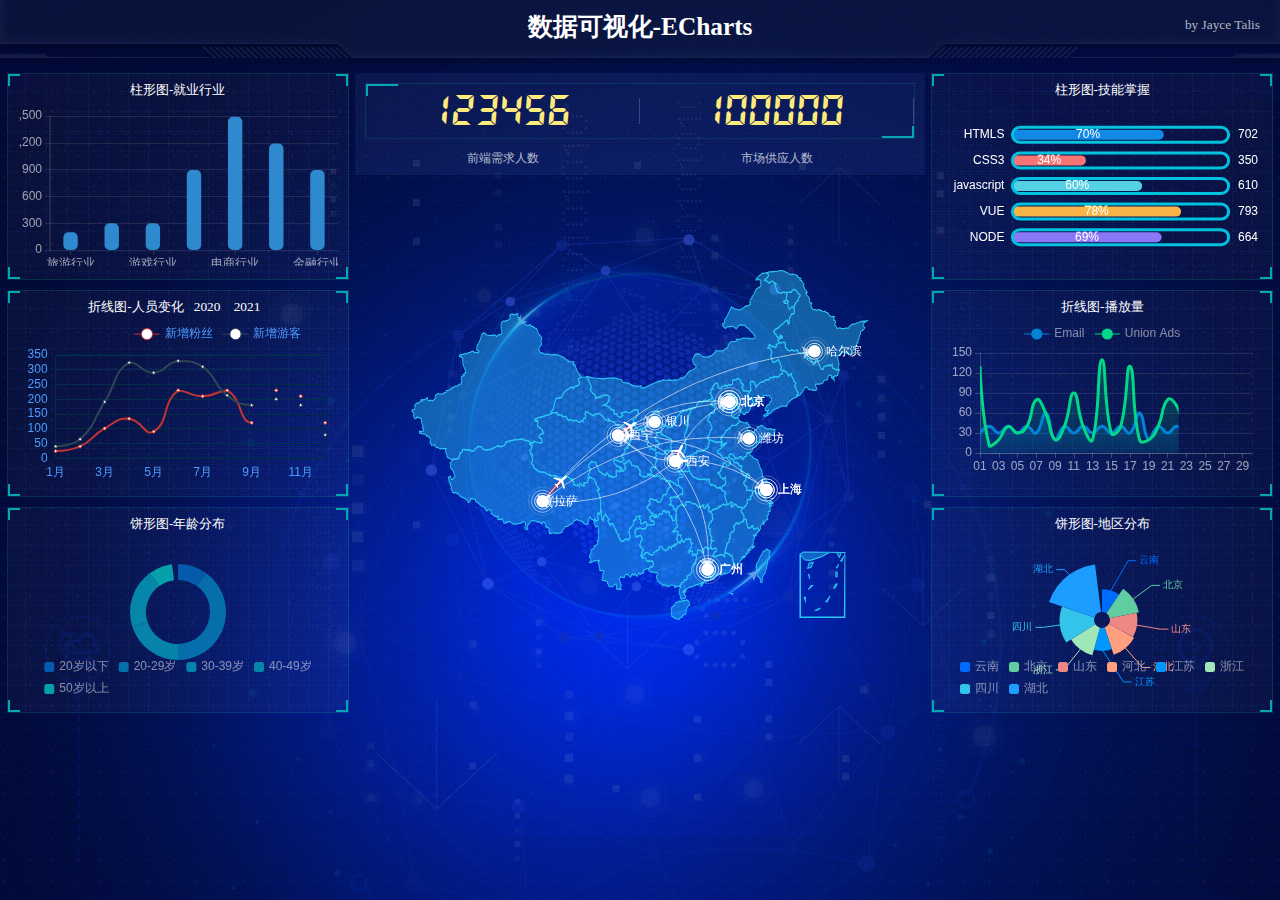
<file: demo/index.html>
<!DOCTYPE html>
<html lang="en">
    <head>
        <meta charset="UTF-8" />
        <meta name="viewport" content="width=device-width, initial-scale=1.0" />
        <title>数据可视化</title>
        <link rel="stylesheet" href="css/index.css" />
    </head>
    <body>
        <!-- 头部的盒子 -->
        <header>
            <h1>数据可视化-ECharts</h1>
            <div class="showTime"></div>
            <div class="author">by Jayce Talis</div>
            <script>
                var t = null;
                t = setTimeout(time, 1000);//開始运行
                function time() {
                    clearTimeout(t);//清除定时器
                    dt = new Date();
                    var y = dt.getFullYear();
                    var mt = dt.getMonth() + 1;
                    var day = dt.getDate();
                    var h = dt.getHours();//获取时
                    var m = dt.getMinutes();//获取分
                    var s = dt.getSeconds();//获取秒
                    document.querySelector(".showTime").innerHTML = '当前时间：' + y + "年" + mt + "月" + day + "-" + h + "时" + m + "分" + s + "秒";
                    t = setTimeout(time, 1000); //设定定时器，循环运行     
                }
            </script>
        </header>

        <!-- 页面主体部分 -->
        <section class="mainbox">
            <div class="column">
                <div class="panel bar">
                    <h2>柱形图-就业行业</h2>
                    <div class="chart"></div>
                    <div class="panel-footer"></div>
                </div>
                <div class="panel line">
                    <h2>折线图-人员变化 <a href="javascript:;">2020</a><a href="javascript:;">2021</a></h2>
                    <div class="chart">图表</div>
                    <div class="panel-footer"></div>
                </div>
                <div class="panel pie">
                    <h2>饼形图-年龄分布</h2>
                    <div class="chart">图表</div>
                    <div class="panel-footer"></div>
                </div>
            </div>
            <div class="column">
                <!-- no模块制作 -->
                <div class="no">
                    <div class="no-hd">
                        <ul>
                            <li>123456</li>
                            <li>100000</li>
                        </ul>
                    </div>
                    <div class="no-bd">
                        <ul>
                            <li>前端需求人数</li>
                            <li>市场供应人数</li>
                        </ul>
                    </div>
                </div>
                <!-- 地图模块 -->
                <div class="map">
                    <div class="map1"></div>
                    <div class="map2"></div>
                    <div class="map3"></div>
                    <div class="chart"></div>
                </div>
            </div>
            <div class="column">
                <div class="panel bar2">
                    <h2>柱形图-技能掌握</h2>
                    <div class="chart"></div>
                    <div class="panel-footer"></div>
                </div>
                <div class="panel line2">
                    <h2>折线图-播放量</h2>
                    <div class="chart">图表</div>
                    <div class="panel-footer"></div>
                </div>
                <div class="panel pie2">
                    <h2>饼形图-地区分布</h2>
                    <div class="chart">图表</div>
                    <div class="panel-footer"></div>
                </div>
            </div>
        </section>
        <script src="js/flexible.js"></script>
        <script src="js/echarts.min.js"></script>
        <!-- 先引入jquery -->
        <script src="js/jquery.js"></script>
        <!-- 中国地图相关数据 -->
        <script src="js/china.js"></script>
        <script src="js/index.js"></script>
    </body>
</html>
</file>
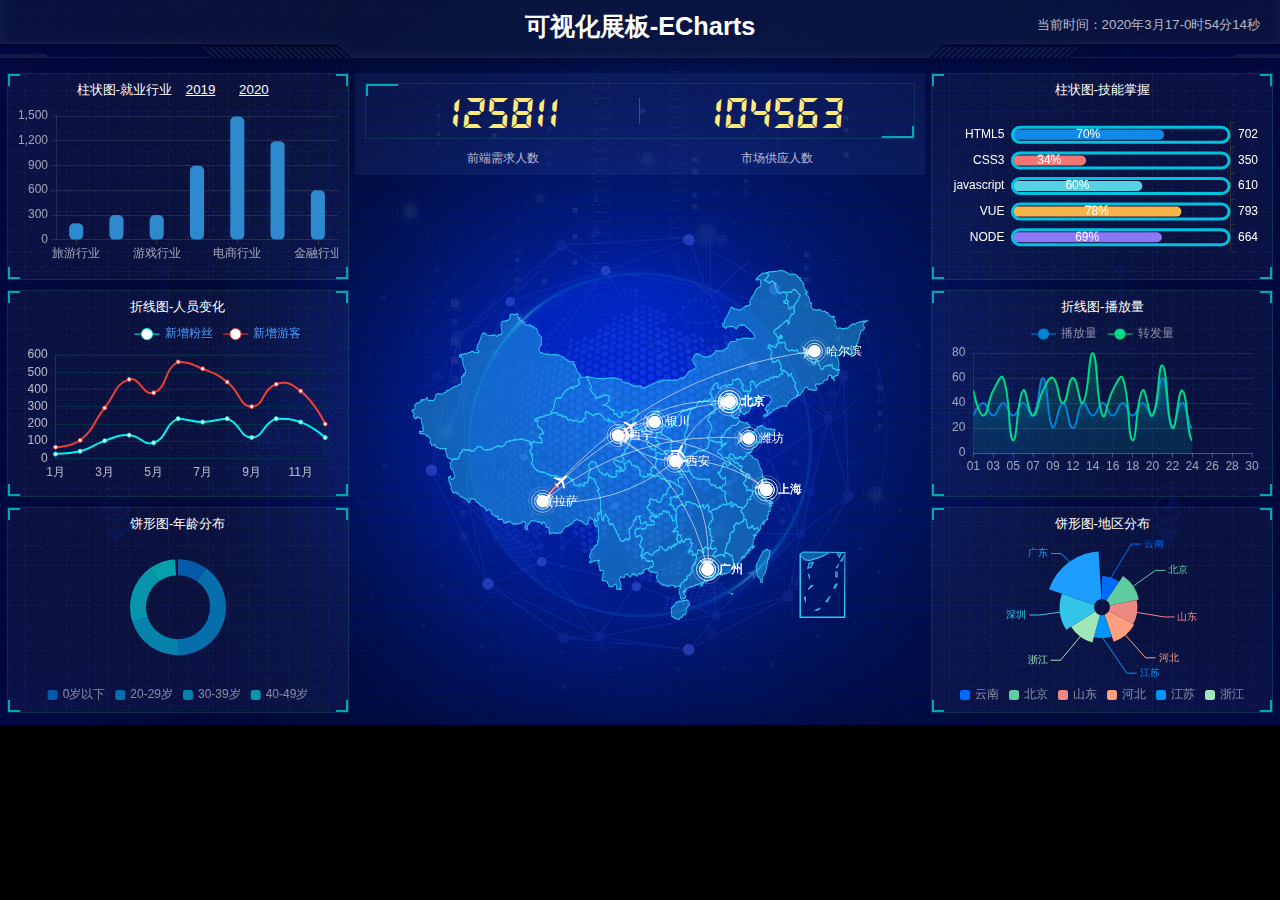
<file: echart/index.html>
<!DOCTYPE html>
<html lang="en">
  <head>
    <meta charset="UTF-8" />
    <meta name="viewport" content="width=device-width, initial-scale=1.0" />
    <title>Document</title>
    <link rel="stylesheet" href="css/index.css" />
  </head>

  <body>
    <header>
      <h1>可视化展板-ECharts</h1>
      <div class="showTime">当前时间：2020年3月17-0时54分14秒</div>
      <script>
        var t = null;
        t = setTimeout(time, 1000); //開始运行
        function time() {
          clearTimeout(t); //清除定时器
          dt = new Date();
          var y = dt.getFullYear();
          var mt = dt.getMonth() + 1;
          var day = dt.getDate();
          var h = dt.getHours(); //获取时
          var m = dt.getMinutes(); //获取分
          var s = dt.getSeconds(); //获取秒
          document.querySelector(".showTime").innerHTML =
            "当前时间：" +
            y +
            "年" +
            mt +
            "月" +
            day +
            "-" +
            h +
            "时" +
            m +
            "分" +
            s +
            "秒";
          t = setTimeout(time, 1000); //设定定时器，循环运行
        }
      </script>
    </header>
    <section class="mainbox">
      <div class="column">
        <div class="panel bar">
          <h2>
            柱状图-就业行业 <a href="javascript:;">2019</a>
            <a href="javacript:;"> 2020</a>
          </h2>
          <div class="chart"></div>
          <div class="panel-footer"></div>
        </div>
        <div class="panel line">
          <h2>折线图-人员变化</h2>
          <div class="chart"></div>
          <div class="panel-footer"></div>
        </div>
        <div class="panel pie">
          <h2>饼形图-年龄分布</h2>
          <div class="chart"></div>
          <div class="panel-footer"></div>
        </div>
      </div>
      <div class="column">
        <div class="no">
          <div class="no-hd">
            <ul>
              <li>125811</li>
              <li>104563</li>
            </ul>
          </div>
          <div class="no-bd">
            <ul>
              <li>前端需求人数</li>
              <li>市场供应人数</li>
            </ul>
          </div>
        </div>
        <div class="map">
          <div class="chart"></div>
          <div class="map1"></div>
          <div class="map2"></div>
          <div class="map3"></div>
        </div>
      </div>
      <div class="column">
        <div class="panel bar1">
          <h2>柱状图-技能掌握</h2>
          <div class="chart"></div>
          <div class="panel-footer"></div>
        </div>
        <div class="panel line1">
          <h2>折线图-播放量</h2>
          <div class="chart"></div>
          <div class="panel-footer"></div>
        </div>
        <div class="panel pie1">
          <h2>饼形图-地区分布</h2>
          <div class="chart"></div>
          <div class="panel-footer"></div>
        </div>
      </div>
    </section>
    <script src="js/flexible.js"></script>
    <script src="js/jquery.js"></script>
    <script src="js/echarts.min.js"></script>
    <script src="js/index.js"></script>
    <script src="js/china.js"></script>
    <script src="js/myMap.js"></script>
  </body>
</html>
</file>
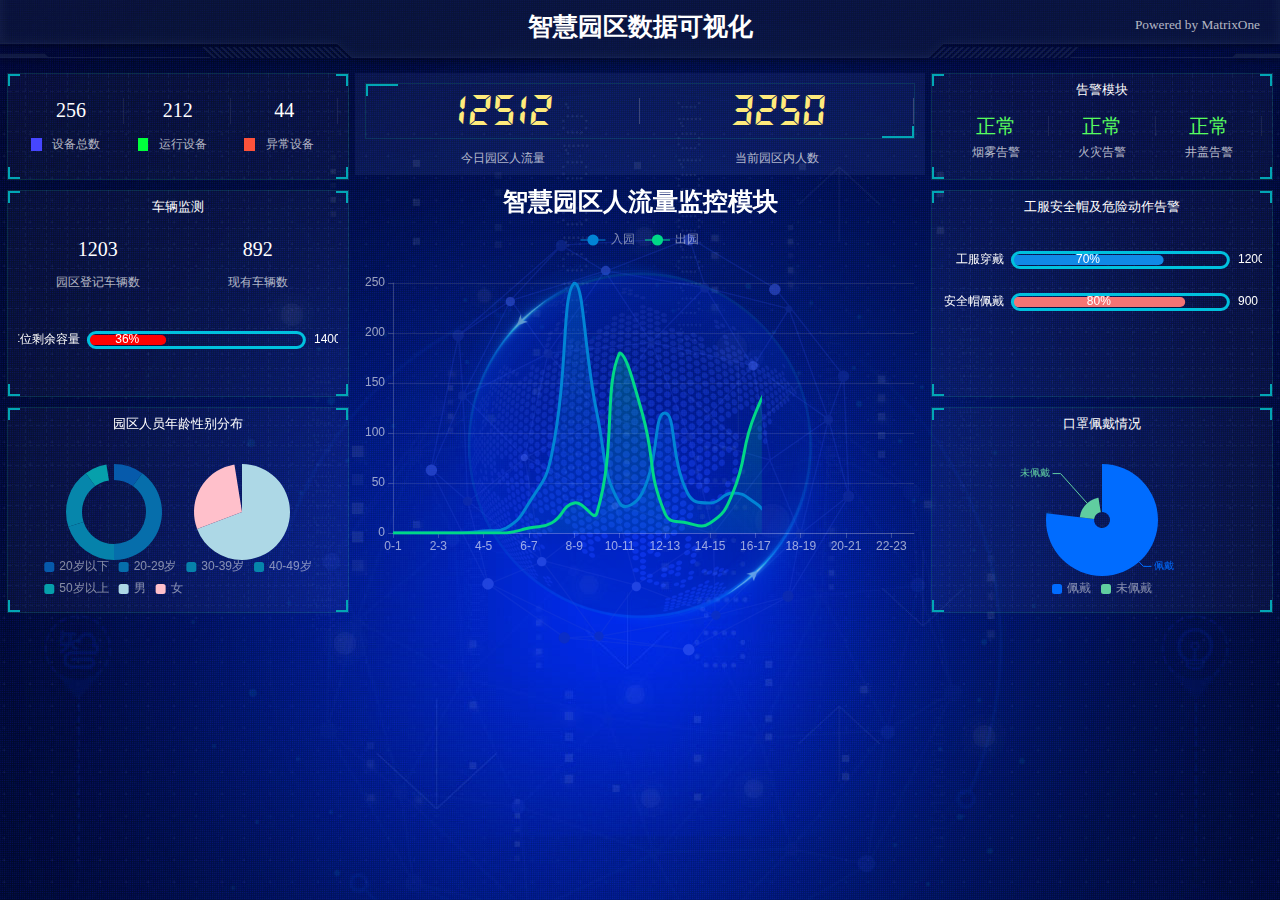
<file: smartcity_visualization_screen/index.html>
<!DOCTYPE html>
<html lang="en">
    <head>
        <meta charset="UTF-8" />
        <meta name="viewport" content="width=device-width, initial-scale=1.0" />
        <title>智慧园区监控面板</title>
        <link rel="stylesheet" href="css/index.css" />
    </head>
    <body>
        <!-- 头部的盒子 -->
        <header>
            <h1>智慧园区数据可视化</h1>
            <div class="showTime"></div>
            <div class="author">Powered by MatrixOne</div>
            <script>
                var t = null;
                t = setTimeout(time, 1000);//開始运行
                function time() {
                    clearTimeout(t);//清除定时器
                    dt = new Date();
                    var y = dt.getFullYear();
                    var mt = dt.getMonth() + 1;
                    var day = dt.getDate();
                    var h = dt.getHours();//获取时
                    var m = dt.getMinutes();//获取分
                    var s = dt.getSeconds();//获取秒
                    document.querySelector(".showTime").innerHTML = '当前时间：' + y + "年" + mt + "月" + day + "-" + h + "时" + m + "分" + s + "秒";
                    t = setTimeout(time, 1000); //设定定时器，循环运行     
                }
            </script>
        </header>

        <!-- 页面主体部分 -->
        <section class="mainbox">
            <div class="column">
                <div class="panel bar">
                    <!-- 设备数量模块 -->
                    <div class="deviceNum">
                        <div class="deviceNum-hd">
                            <ul >
                                <li>256</li>
                                <li>212</li>
                                <li>44</li>
                            </ul>
                        </div>
                        <div class="deviceNum-bd">
                            <ul>
                                <div style="background-color: rgb(70, 70, 255); margin-left:0.25rem; width:0.2rem; height:0.25rem;"></div>
                                <li>设备总数</li>
                                <div style="background-color: rgb(0, 255, 60); margin-left:0.25rem; width:0.2rem; height:0.25rem;"></div>
                                <li>运行设备</li>
                                <div style="background-color: rgb(253, 82, 59); margin-left:0.25rem; width:0.2rem; height:0.25rem;"></div>
                                <li>异常设备</li>
                            </ul>
                        </div>
                    </div>
                    <div class="panel-footer"></div>
                </div>
                <div class="panel car">
                    <h2>车辆监测</h2>
                    <div class="carNum">
                        <div class="carNum-hd">
                            <ul>
                                <li>1203</li>
                                <li>892</li>
                            </ul>
                        </div>
                        <div class="carNum-bd">
                            <ul>
                                <li>园区登记车辆数</li>
                                <li>现有车辆数</li>
                            </ul>
                        </div>
                    </div>
                    <div class="chart"></div>
                    <div class="panel-footer"></div>
                </div>
                <div class="panel pie">
                    <h2>园区人员年龄性别分布</h2>
                    <div class="chart"></div>
                    <div class="panel-footer"></div>
                </div>
            </div>
            <div class="column">
                <!-- no模块制作 -->
                <div class="no">
                    <div class="no-hd">
                        <ul>
                            <li>12512</li>
                            <li>3250</li>
                        </ul>
                    </div>
                    <div class="no-bd">
                        <ul>
                            <li>今日园区人流量</li>
                            <li>当前园区内人数</li>
                        </ul>
                    </div>
                </div>
                <!-- 人员数据分析模块 -->
                <div class="map line">
                    <h1>智慧园区人流量监控模块</h1>
                    <div class="map1"></div>
                    <div class="map2"></div>
                    <div class="map3"></div>
                    <div class="chart"></div>
                </div>
            </div>
            <div class="column">
                <div class="panel">
                    <h2>告警模块</h2>
                    <!-- 告警模块 -->
                    <div class="warning">
                        <div class="warning-hd">
                            <ul >
                                <li>正常</li>
                                <li>正常</li>
                                <li>正常</li>
                            </ul>
                        </div>
                        <div class="warning-bd">
                            <ul>
                                <li>烟雾告警</li>
                                <li>火灾告警</li>
                                <li>井盖告警</li>
                            </ul>
                        </div>
                    </div>
                    <div class="chart"></div>
                    <div class="panel-footer"></div>
                </div>
                <div class="panel bar2">
                    <h2>工服安全帽及危险动作告警</h2>
                    <!-- <div>危险动作告警</div> -->
                    <div class="chart"></div>
                    <div class="panel-footer"></div>
                </div>
                <div class="panel pie2">
                    <h2>口罩佩戴情况</h2>
                    <div class="chart"></div>
                    <div class="panel-footer"></div>
                </div>
            </div>
        </section>
        <script src="js/flexible.js"></script>
        <script src="js/echarts.min.js"></script>
        <!-- 先引入jquery -->
        <script src="js/jquery.js"></script>
        <script src="js/index.js"></script>
    </body>
</html>
</file>
<file: demo/css/index.css>
* {
  margin: 0;
  padding: 0;
  box-sizing: border-box;
}
li {
  list-style: none;
}
@font-face {
  font-family: electronicFont;
  src: url(../font/DS-DIGIT.TTF);
}
body {
  background: url(../images/bg.jpg) no-repeat top center;
  line-height: 1.15;
}
header {
  position: relative;
  height: 1.25rem;
  background: url(../images/head_bg.png) no-repeat;
  background-size: 100% 100%;
}
header h1 {
  font-size: 0.475rem;
  color: #fff;
  text-align: center;
  line-height: 1rem;
}
header .showTime {
  position: absolute;
  left: 0.375rem;
  top: 0;
  line-height: 0.9375rem;
  color: rgba(255, 255, 255, 0.7);
  font-size: 0.25rem;
}
header .author {
  position: absolute;
  right: 0.375rem;
  top: 0;
  line-height: 0.9375rem;
  color: rgba(255, 255, 255, 0.7);
  font-size: 0.25rem;
}
.mainbox {
  display: flex;
  min-width: 1024px;
  max-width: 1920px;
  margin: 0 auto;
  padding: 0.125rem 0.125rem 0;
}
.mainbox .column {
  flex: 3;
}
.mainbox .column:nth-child(2) {
  flex: 5;
  margin: 0 0.125rem 0.1875rem;
}
.mainbox .panel {
  position: relative;
  height: 3.875rem;
  padding: 0 0.1875rem 0.5rem;
  border: 1px solid rgba(25, 186, 139, 0.17);
  margin-bottom: 0.1875rem;
  background: url(../images/line.png) rgba(255, 255, 255, 0.03);
}
.mainbox .panel::before {
  position: absolute;
  top: 0;
  left: 0;
  width: 10px;
  height: 10px;
  border-left: 2px solid #02a6b5;
  border-top: 2px solid #02a6b5;
  content: "";
}
.mainbox .panel::after {
  position: absolute;
  top: 0;
  right: 0;
  width: 10px;
  height: 10px;
  border-right: 2px solid #02a6b5;
  border-top: 2px solid #02a6b5;
  content: "";
}
.mainbox .panel .panel-footer {
  position: absolute;
  bottom: 0;
  left: 0;
  width: 100%;
}
.mainbox .panel .panel-footer::before {
  position: absolute;
  bottom: 0;
  left: 0;
  width: 10px;
  height: 10px;
  border-left: 2px solid #02a6b5;
  border-bottom: 2px solid #02a6b5;
  content: "";
}
.mainbox .panel .panel-footer::after {
  position: absolute;
  bottom: 0;
  right: 0;
  width: 10px;
  height: 10px;
  border-right: 2px solid #02a6b5;
  border-bottom: 2px solid #02a6b5;
  content: "";
}
.mainbox .panel h2 {
  height: 0.6rem;
  color: #fff;
  line-height: 0.6rem;
  text-align: center;
  font-size: 0.25rem;
  font-weight: 400;
}
.mainbox .panel h2 a {
  color: #fff;
  text-decoration: none;
  margin: 0 0.125rem;
}
.mainbox .panel .chart {
  height: 3rem;
}
.mainbox .no {
  background-color: rgba(101, 132, 226, 0.1);
  padding: 0.1875rem;
}
.mainbox .no .no-hd {
  position: relative;
  border: 1px solid rgba(25, 186, 139, 0.17);
}
.mainbox .no .no-hd::before {
  position: absolute;
  top: 0;
  left: 0;
  content: "";
  width: 30px;
  height: 10px;
  border-top: 2px solid #02a6b5;
  border-left: 2px solid #02a6b5;
}
.mainbox .no .no-hd::after {
  position: absolute;
  bottom: 0;
  right: 0;
  content: "";
  width: 30px;
  height: 10px;
  border-bottom: 2px solid #02a6b5;
  border-right: 2px solid #02a6b5;
}
.mainbox .no .no-hd ul {
  display: flex;
}
.mainbox .no .no-hd ul li {
  position: relative;
  flex: 1;
  line-height: 1rem;
  font-size: 0.875rem;
  color: #ffeb7b;
  text-align: center;
  font-family: "electronicFont";
}
.mainbox .no .no-hd ul li::after {
  content: "";
  position: absolute;
  top: 25%;
  right: 0;
  height: 50%;
  width: 1px;
  background: rgba(255, 255, 255, 0.2);
}
.mainbox .no .no-bd ul {
  display: flex;
}
.mainbox .no .no-bd ul li {
  flex: 1;
  text-align: center;
  color: rgba(255, 255, 255, 0.7);
  font-size: 0.225rem;
  height: 0.5rem;
  line-height: 0.5rem;
  padding-top: 0.125rem;
}
.map {
  position: relative;
  height: 10.125rem;
}
.map .map1 {
  width: 6.475rem;
  height: 6.475rem;
  position: absolute;
  top: 50%;
  left: 50%;
  transform: translate(-50%, -50%);
  background: url(../images/map.png);
  background-size: 100% 100%;
  opacity: 0.3;
}
.map .map2 {
  position: absolute;
  top: 50%;
  left: 50%;
  transform: translate(-50%, -50%);
  width: 8.0375rem;
  height: 8.0375rem;
  background: url(../images/lbx.png);
  background-size: 100% 100%;
  animation: rotate1 15s linear infinite;
  opacity: 0.6;
}
.map .map3 {
  position: absolute;
  top: 50%;
  left: 50%;
  transform: translate(-50%, -50%);
  width: 7.075rem;
  height: 7.075rem;
  background: url(../images/jt.png);
  background-size: 100% 100%;
  animation: rotate2 15s linear infinite;
  opacity: 0.6;
}
.map .chart {
  position: absolute;
  top: 0;
  left: 0;
  width: 100%;
  height: 10.125rem;
}
@keyframes rotate1 {
  form {
    transform: translate(-50%, -50%) rotate(0deg);
  }
  to {
    transform: translate(-50%, -50%) rotate(360deg);
  }
}
@keyframes rotate2 {
  form {
    transform: translate(-50%, -50%) rotate(0deg);
  }
  to {
    transform: translate(-50%, -50%) rotate(-360deg);
  }
}
</file>
<file: echart/css/index.css>
* {
  margin: 0;
  padding: 0;
  box-sizing: border-box;
}
li {
  list-style: none;
}
@font-face {
  font-family: electronicFont;
  src: url(../font/DS-DIGIT.TTF);
}
body {
  font-family: Arial, Helvetica, sans-serif;
  margin: 0;
  padding: 0;
  /*  背景图定位 / 背景图尺寸  cover 完全铺满容器  contain 完整显示在容器内 */
  background: url(../images/bg.jpg) no-repeat #000;
  background-size: cover;
  /* 行高是字体1.15倍 */
  line-height: 1.15;
}
header {
  position: relative;
  height: 1.25rem;
  background: url(../images/head_bg.png) no-repeat top center;
  background-size: 100% 100%;
}
header h1 {
  font-size: 0.475rem;
  color: #fff;
  text-align: center;
  line-height: 1rem;
}
header .showTime {
  position: absolute;
  top: 0;
  right: 0.375rem;
  line-height: 0.9375rem;
  font-size: 0.25rem;
  color: rgba(255, 255, 255, 0.7);
}
.mainbox {
  min-width: 1024px;
  max-width: 1920px;
  padding: 0.125rem 0.125rem 0;
  display: flex;
}
.mainbox .column {
  flex: 3;
}
.mainbox .column:nth-child(2) {
  flex: 5;
  margin: 0 0.125rem 0.1875rem;
  overflow: hidden;
}
.panel {
  position: relative;
  height: 3.875rem;
  border: 1px solid rgba(25, 186, 139, 0.17);
  background: rgba(255, 255, 255, 0.04) url(../images/line\(1\).png);
  padding: 0 0.1875rem 0.5rem;
  margin-bottom: 0.1875rem;
}
.panel::before {
  position: absolute;
  top: 0;
  left: 0;
  content: "";
  width: 10px;
  height: 10px;
  border-top: 2px solid #02a6b5;
  border-left: 2px solid #02a6b5;
}
.panel::after {
  position: absolute;
  top: 0;
  right: 0;
  content: "";
  width: 10px;
  height: 10px;
  border-top: 2px solid #02a6b5;
  border-right: 2px solid #02a6b5;
}
.panel .panel-footer {
  position: absolute;
  left: 0;
  bottom: 0;
  width: 100%;
}
.panel .panel-footer::before {
  position: absolute;
  bottom: 0;
  left: 0;
  content: "";
  width: 10px;
  height: 10px;
  border-bottom: 2px solid #02a6b5;
  border-left: 2px solid #02a6b5;
}
.panel .panel-footer::after {
  position: absolute;
  bottom: 0;
  right: 0;
  content: "";
  width: 10px;
  height: 10px;
  border-bottom: 2px solid #02a6b5;
  border-right: 2px solid #02a6b5;
}
.panel h2 {
  height: 0.6rem;
  line-height: 0.6rem;
  text-align: center;
  color: #fff;
  font-size: 0.25rem;
  font-weight: 400;
}
.panel h2 a {
  margin: 0 0.1875rem;
  color: #fff;
  text-decoration: underline;
}
.panel .chart {
  height: 3rem;
}
.no {
  background: rgba(101, 132, 226, 0.1);
  padding: 0.1875rem;
}
.no .no-hd {
  position: relative;
  border: 1px solid rgba(25, 186, 139, 0.17);
}
.no .no-hd::before {
  content: "";
  position: absolute;
  width: 30px;
  height: 10px;
  border-top: 2px solid #02a6b5;
  border-left: 2px solid #02a6b5;
  top: 0;
  left: 0;
}
.no .no-hd::after {
  content: "";
  position: absolute;
  width: 30px;
  height: 10px;
  border-bottom: 2px solid #02a6b5;
  border-right: 2px solid #02a6b5;
  right: 0;
  bottom: 0;
}
.no .no-hd ul {
  display: flex;
}
.no .no-hd ul li {
  position: relative;
  flex: 1;
  text-align: center;
  height: 1rem;
  line-height: 1rem;
  font-size: 0.875rem;
  color: #ffeb7b;
  padding: 0.05rem 0;
  font-family: electronicFont;
  font-weight: bold;
}
.no .no-hd ul li:first-child::after {
  content: "";
  position: absolute;
  height: 50%;
  width: 1px;
  background: rgba(255, 255, 255, 0.2);
  right: 0;
  top: 25%;
}
.no .no-bd ul {
  display: flex;
}
.no .no-bd ul li {
  flex: 1;
  height: 0.5rem;
  line-height: 0.5rem;
  text-align: center;
  font-size: 0.225rem;
  color: rgba(255, 255, 255, 0.7);
  padding-top: 0.125rem;
}
.map {
  position: relative;
  height: 10.125rem;
}
.map .chart {
  position: absolute;
  top: 0;
  left: 0;
  z-index: 5;
  height: 10.125rem;
  width: 100%;
}
.map .map1,
.map .map2,
.map .map3 {
  position: absolute;
  top: 50%;
  left: 50%;
  transform: translate(-50%, -50%);
  width: 6.475rem;
  height: 6.475rem;
  background: url(../images/map.png) no-repeat;
  background-size: 100% 100%;
  opacity: 0.3;
}
.map .map2 {
  width: 8.0375rem;
  height: 8.0375rem;
  background-image: url(../images/lbx.png);
  opacity: 0.6;
  animation: rotate 15s linear infinite;
  z-index: 2;
}
.map .map3 {
  width: 7.075rem;
  height: 7.075rem;
  background-image: url(../images/jt.png);
  animation: rotate1 10s linear infinite;
}
@keyframes rotate {
  from {
    transform: translate(-50%, -50%) rotate(0deg);
  }
  to {
    transform: translate(-50%, -50%) rotate(360deg);
  }
}
@keyframes rotate1 {
  from {
    transform: translate(-50%, -50%) rotate(0deg);
  }
  to {
    transform: translate(-50%, -50%) rotate(-360deg);
  }
}
@media screen and (max-width: 1024px) {
  html {
    font-size: 42px !important;
  }
}
@media screen and (min-width: 1920) {
  html {
    font-size: 80px !important;
  }
}
</file>
<file: smartcity_visualization_screen/css/index.css>
* {
  margin: 0;
  padding: 0;
  box-sizing: border-box;
}
li {
  list-style: none;
}
@font-face {
  font-family: electronicFont;
  src: url(../font/DS-DIGIT.TTF);
}
body {
  background: url(../images/bg.jpg) no-repeat top center;
  line-height: 1.15;
}
header {
  position: relative;
  height: 1.25rem;
  background: url(../images/head_bg.png) no-repeat;
  background-size: 100% 100%;
}
header h1 {
  font-size: 0.475rem;
  color: #fff;
  text-align: center;
  line-height: 1rem;
}
header .showTime {
  position: absolute;
  left: 0.375rem;
  top: 0;
  line-height: 0.9375rem;
  color: rgba(255, 255, 255, 0.7);
  font-size: 0.25rem;
}
header .author {
  position: absolute;
  right: 0.375rem;
  top: 0;
  line-height: 0.9375rem;
  color: rgba(255, 255, 255, 0.7);
  font-size: 0.25rem;
}
.mainbox {
  display: flex;
  min-width: 1024px;
  max-width: 1920px;
  margin: 0 auto;
  padding: 0.125rem 0.125rem 0;
}
.mainbox .column {
  flex: 3;
}
.mainbox .column:nth-child(2) {
  flex: 5;
  margin: 0 0.125rem 0.1875rem;
}
.mainbox .panel {
  position: relative;
  height: 3.875rem;
  padding: 0 0.1875rem 0.5rem;
  border: 1px solid rgba(25, 186, 139, 0.17);
  margin-bottom: 0.1875rem;
  background: url(../images/line.png) rgba(255, 255, 255, 0.03);
}
.mainbox .panel::before {
  position: absolute;
  top: 0;
  left: 0;
  width: 10px;
  height: 10px;
  border-left: 2px solid #02a6b5;
  border-top: 2px solid #02a6b5;
  content: "";
}
.mainbox .panel::after {
  position: absolute;
  top: 0;
  right: 0;
  width: 10px;
  height: 10px;
  border-right: 2px solid #02a6b5;
  border-top: 2px solid #02a6b5;
  content: "";
}
.mainbox .panel .panel-footer {
  position: absolute;
  bottom: 0;
  left: 0;
  width: 100%;
}
.mainbox .panel .panel-footer::before {
  position: absolute;
  bottom: 0;
  left: 0;
  width: 10px;
  height: 10px;
  border-left: 2px solid #02a6b5;
  border-bottom: 2px solid #02a6b5;
  content: "";
}
.mainbox .panel .panel-footer::after {
  position: absolute;
  bottom: 0;
  right: 0;
  width: 10px;
  height: 10px;
  border-right: 2px solid #02a6b5;
  border-bottom: 2px solid #02a6b5;
  content: "";
}
.mainbox .panel h2 {
  height: 0.6rem;
  color: #fff;
  line-height: 0.6rem;
  text-align: center;
  font-size: 0.25rem;
  font-weight: 400;
}
.mainbox .panel h2 a {
  color: #fff;
  text-decoration: none;
  margin: 0 0.125rem;
}
.mainbox .panel .chart {
  height: 3rem;
}
.mainbox .panel:nth-child(1) {
  height: 2rem;
}
.mainbox .deviceNum .deviceNum-hd {
  position: relative;
  margin-top: 10px;
}
.mainbox .deviceNum .deviceNum-hd ul {
  display: flex;
}
.mainbox .deviceNum .deviceNum-hd ul li {
  position: relative;
  flex: 1;
  line-height: 1rem;
  font-size: 0.375rem;
  color: #fff;
  text-align: center;
}
.mainbox .deviceNum .deviceNum-hd ul li::after {
  content: "";
  position: absolute;
  top: 25%;
  right: 0;
  height: 50%;
  width: 1px;
  background: rgba(255, 255, 255, 0.08);
}
.mainbox .deviceNum .deviceNum-bd {
  position: relative;
}
.mainbox .deviceNum .deviceNum-bd ul {
  display: flex;
}
.mainbox .deviceNum .deviceNum-bd ul li {
  position: relative;
  flex: 1;
  text-align: center;
  color: rgba(255, 255, 255, 0.7);
  font-size: 0.225rem;
  padding-top: 0;
  padding-right: 0.25rem;
}
.mainbox .carNum .carNum-hd {
  position: relative;
}
.mainbox .carNum .carNum-hd ul {
  display: flex;
}
.mainbox .carNum .carNum-hd ul li {
  position: relative;
  flex: 1;
  line-height: 1rem;
  font-size: 0.375rem;
  color: #fff;
  text-align: center;
}
.mainbox .carNum .carNum-bd {
  position: relative;
}
.mainbox .carNum .carNum-bd ul {
  display: flex;
}
.mainbox .carNum .carNum-bd ul li {
  position: relative;
  flex: 1;
  text-align: center;
  color: rgba(255, 255, 255, 0.7);
  font-size: 0.225rem;
  padding-top: 0;
}
.mainbox .warning .warning-hd {
  position: relative;
}
.mainbox .warning .warning-hd ul {
  display: flex;
}
.mainbox .warning .warning-hd ul li {
  position: relative;
  flex: 1;
  line-height: 0.75rem;
  font-size: 0.375rem;
  color: #58fd5e;
  text-align: center;
}
.mainbox .warning .warning-hd ul li::after {
  content: "";
  position: absolute;
  top: 25%;
  right: 0;
  height: 50%;
  width: 1px;
  background: rgba(255, 255, 255, 0.08);
}
.mainbox .warning .warning-bd {
  position: relative;
}
.mainbox .warning .warning-bd ul {
  display: flex;
}
.mainbox .warning .warning-bd ul li {
  position: relative;
  flex: 1;
  text-align: center;
  color: rgba(255, 255, 255, 0.7);
  font-size: 0.225rem;
  padding-top: 0;
}
.mainbox .no {
  background-color: rgba(101, 132, 226, 0.1);
  padding: 0.1875rem;
}
.mainbox .no .no-hd {
  position: relative;
  border: 1px solid rgba(25, 186, 139, 0.17);
}
.mainbox .no .no-hd::before {
  position: absolute;
  top: 0;
  left: 0;
  content: "";
  width: 30px;
  height: 10px;
  border-top: 2px solid #02a6b5;
  border-left: 2px solid #02a6b5;
}
.mainbox .no .no-hd::after {
  position: absolute;
  bottom: 0;
  right: 0;
  content: "";
  width: 30px;
  height: 10px;
  border-bottom: 2px solid #02a6b5;
  border-right: 2px solid #02a6b5;
}
.mainbox .no .no-hd ul {
  display: flex;
}
.mainbox .no .no-hd ul li {
  position: relative;
  flex: 1;
  line-height: 1rem;
  font-size: 0.875rem;
  color: #ffeb7b;
  text-align: center;
  font-family: "electronicFont";
}
.mainbox .no .no-hd ul li::after {
  content: "";
  position: absolute;
  top: 25%;
  right: 0;
  height: 50%;
  width: 1px;
  background: rgba(255, 255, 255, 0.2);
}
.mainbox .no .no-bd ul {
  display: flex;
}
.mainbox .no .no-bd ul li {
  flex: 1;
  text-align: center;
  color: rgba(255, 255, 255, 0.7);
  font-size: 0.225rem;
  height: 0.5rem;
  line-height: 0.5rem;
  padding-top: 0.125rem;
}
.map {
  position: relative;
  height: 10.125rem;
}
.map h1 {
  font-size: 0.475rem;
  color: #fff;
  text-align: center;
  line-height: 1rem;
}
.map .map1 {
  width: 6.475rem;
  height: 6.475rem;
  position: absolute;
  top: 50%;
  left: 50%;
  transform: translate(-50%, -50%);
  background: url(../images/map.png);
  background-size: 100% 100%;
  opacity: 0.3;
}
.map .map2 {
  position: absolute;
  top: 50%;
  left: 50%;
  transform: translate(-50%, -50%);
  width: 8.0375rem;
  height: 8.0375rem;
  background: url(../images/lbx.png);
  background-size: 100% 100%;
  animation: rotate1 15s linear infinite;
  opacity: 0.6;
}
.map .map3 {
  position: absolute;
  top: 50%;
  left: 50%;
  transform: translate(-50%, -50%);
  width: 7.075rem;
  height: 7.075rem;
  background: url(../images/jt.png);
  background-size: 100% 100%;
  animation: rotate2 15s linear infinite;
  opacity: 0.6;
}
.map .chart {
  position: absolute;
  top: 0;
  left: 0;
  width: 100%;
  height: 10.125rem;
}
@keyframes rotate1 {
  form {
    transform: translate(-50%, -50%) rotate(0deg);
  }
  to {
    transform: translate(-50%, -50%) rotate(360deg);
  }
}
@keyframes rotate2 {
  form {
    transform: translate(-50%, -50%) rotate(0deg);
  }
  to {
    transform: translate(-50%, -50%) rotate(-360deg);
  }
}
</file>
